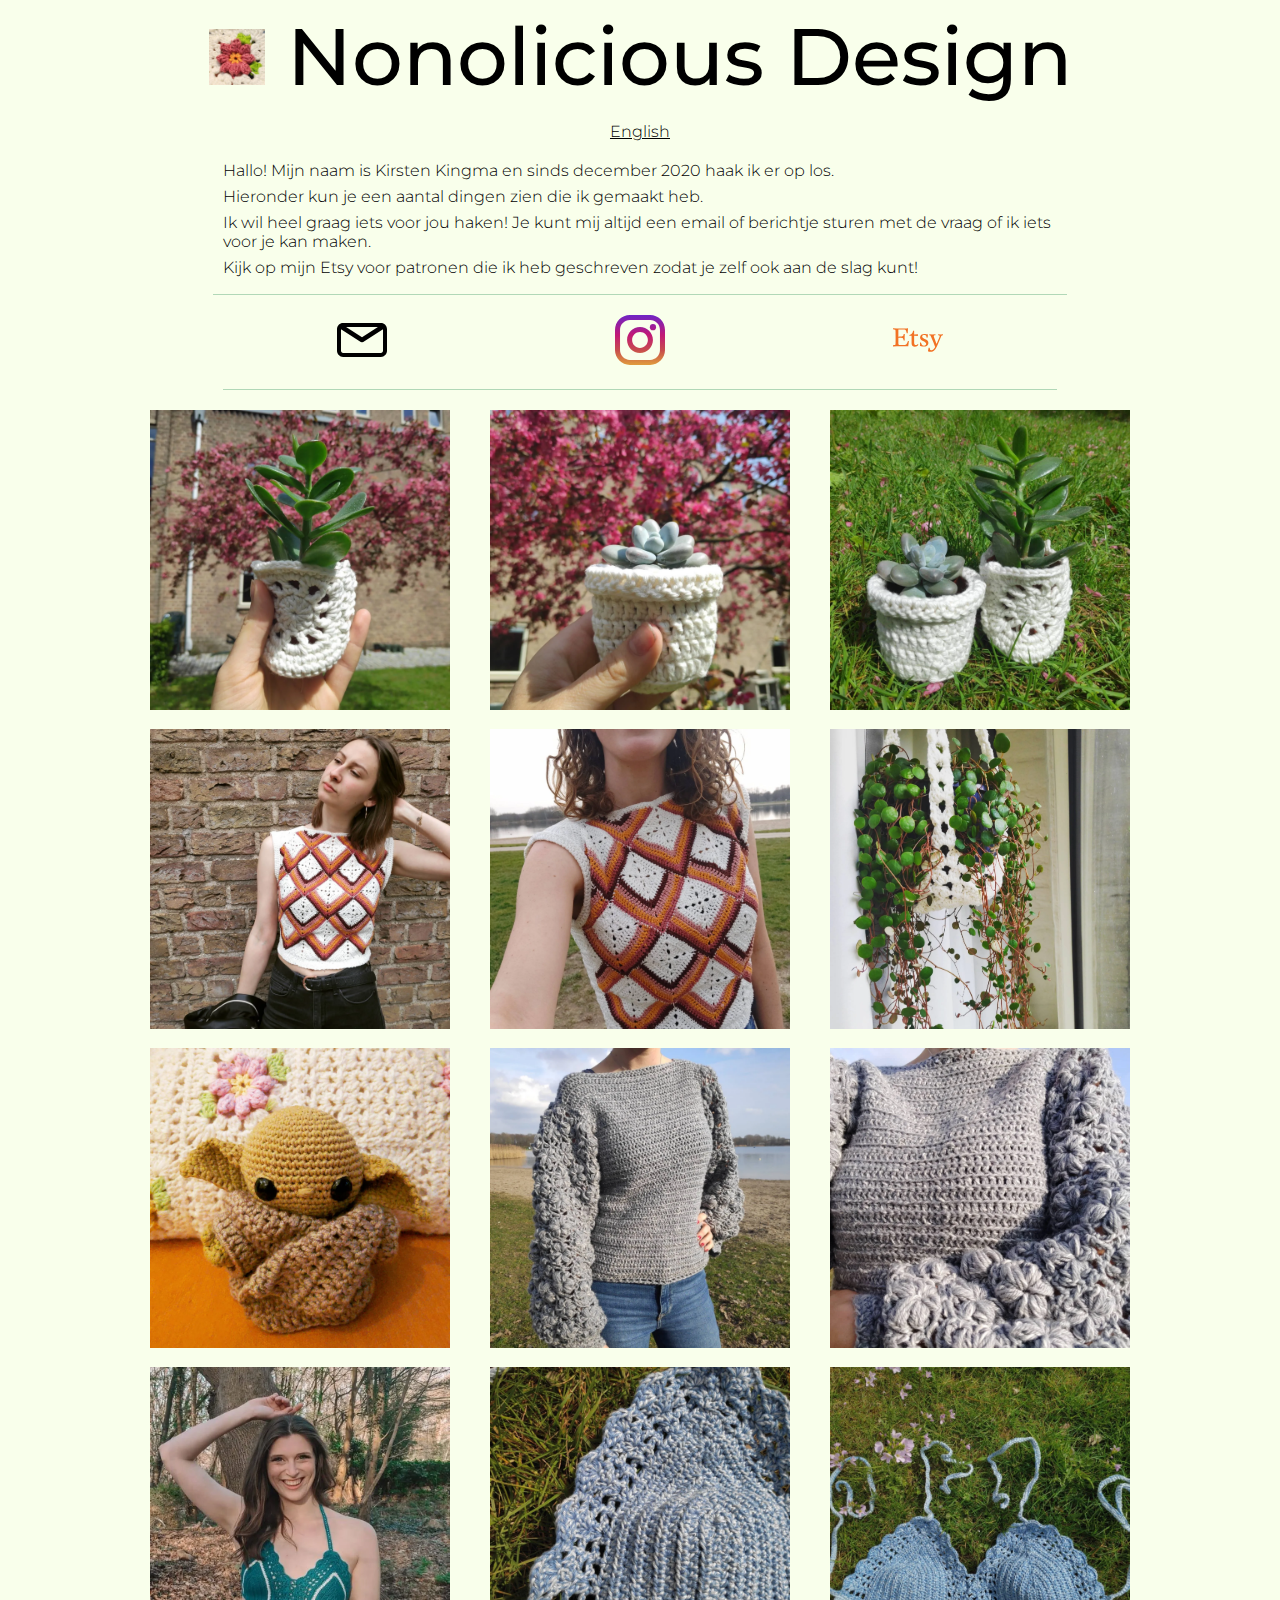
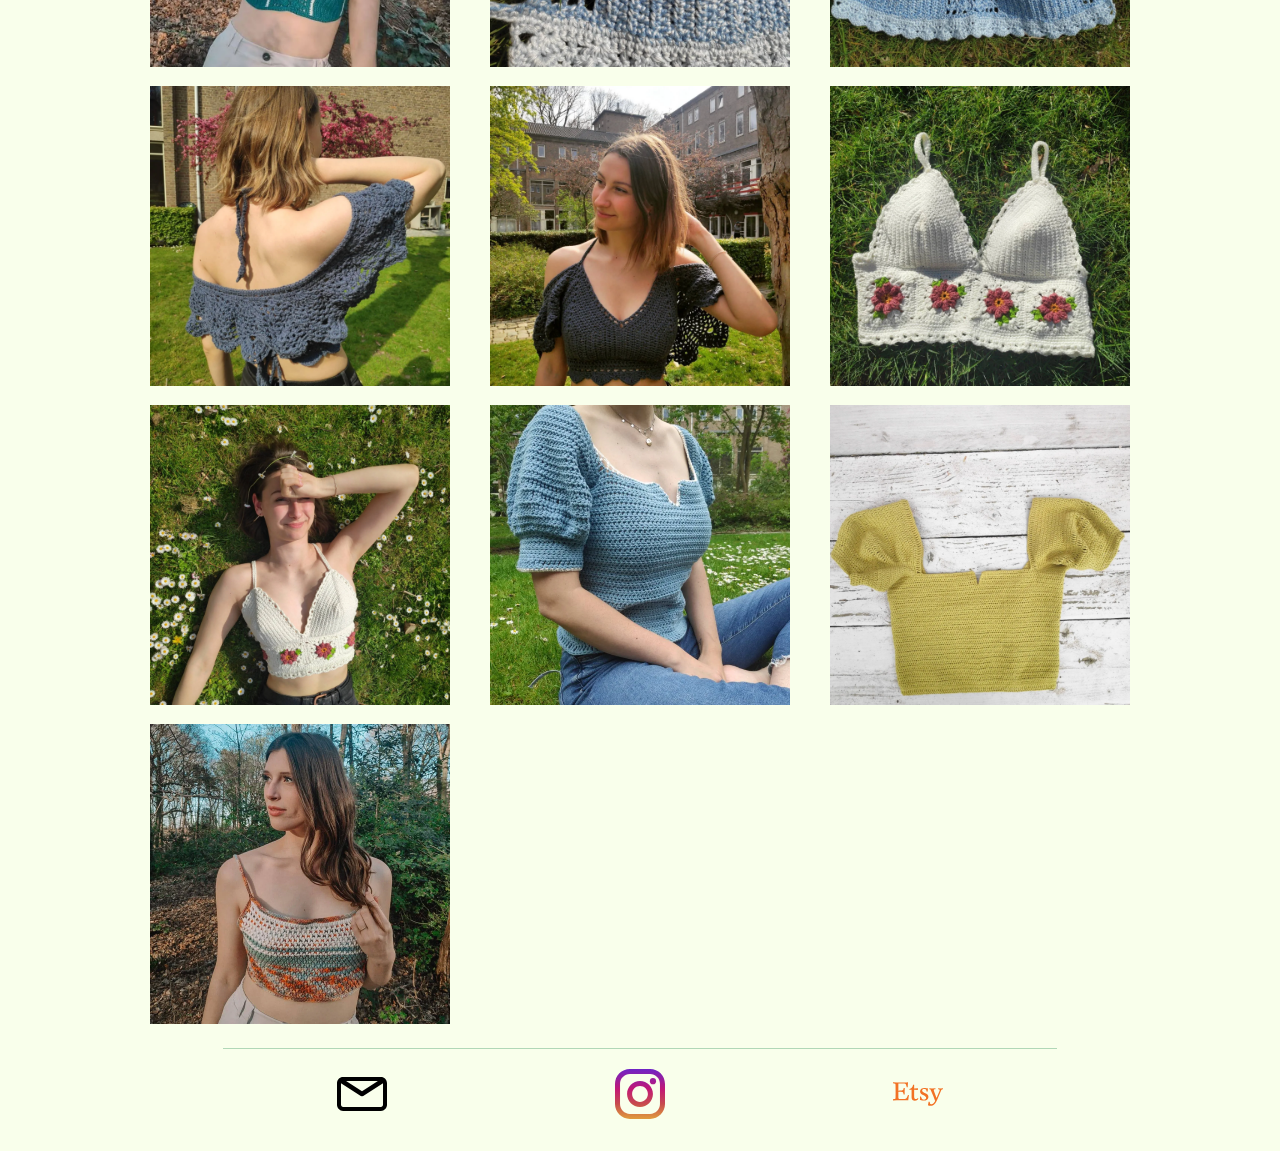
<file: index.html>
<!DOCTYPE html>
<html lang="nl">
<head>
    <meta charset="UTF-8">
    <title>Nonolicious Design</title>
    <meta name="viewport" content="width=device-width, initial-scale=1.0">
    <meta name="keywords" content="haken, crochet">
    <meta name="description" content="Gehaakte kleding, amigurimi(knuffels) en nog veel meer!">
    <meta property="og:title" content="Nonolicious Design">
    <meta property="og:description" content="Gehaakte kleding, amigurimi(knuffels) en nog veel meer!">
    <meta property="og:image" content="https://nonolicious.design/favicon512.png">
    <meta property="og:url" content="https://nonolicious.design">
    <meta name="twitter:card" content="summary">
        
    <link rel="alternate" hreflang="en" href="https://nonolicious.design/en"/>
    <link rel="alternate" hreflang="nl" href="https://nonolicious.design"/>
    <link rel="stylesheet" href="index.css"/>
    <link rel="preconnect" href="https://fonts.gstatic.com">
    <link href="https://fonts.googleapis.com/css2?family=Montserrat:wght@300;500&display=swap" rel="stylesheet">
    <link rel="icon" href="/favicon.ico"><!-- 32×32 -->
    <link rel="apple-touch-icon" href="/favicon180.png"><!-- 180×180 -->
    <link rel="manifest" href="/manifest.webmanifest">

</head>
<body>
<header>
    <h1 class="logo">
        <img src="favicon512.png" alt="logo">
		Nonolicious Design
	</h1>
    <div class="introduction">
        <p class ="language">
            <a href="https://nonolicious.design/en">English</a>
        </p>
        <p>
			Hallo! Mijn naam is Kirsten Kingma en sinds december 2020 haak ik er op los.
		</p>
		<p>
			Hieronder kun je een aantal dingen zien die ik gemaakt heb.
		</p>
		<p>
			Ik wil heel graag iets voor jou haken!
			Je kunt mij altijd een email of berichtje sturen met de vraag of ik iets voor je kan maken.
		 </p>
		 <p>
			Kijk op mijn Etsy voor patronen die ik heb geschreven zodat je zelf ook aan de slag kunt!
        </p>
    </div>
</header>
<main>
    <div class="contact">
        <a href="mailto:kirstenkingma@gmail.com"><img src="icons/email.svg" alt="Send me an email"></a>
        <a href="https://www.instagram.com/nonoliciousdesign/" target="_blank" rel="noopener nofollow"><img src="icons/instagram.svg" alt="Visit my instagram"></a>
        <a href="https://www.etsy.com/shop/NonoliciousDesigns" target="_blank" rel="noopener nofollow"><img src="icons/etsy.svg" alt="Visit my Etsy"></a>
    </div>
    <div class="grid">
        <div>
            <img src="images/Image06.webp" alt="Plantenpot Rafito" width="300" loading="lazy"/>
            <div class="overlay">
                <p>
                    <b>Plantenpot Rafito</b></br>Dit is het eerste patroon wat ik zelf heb ontworpen! Samen met Plantenpot Norino is dit patroon te koop via mijn Etsy of via DM of email.
                </p>
            </div>
        </div>
        <div>
            <img src="images/Image07.webp" alt="Plantenpot Norino" width="300" loading="lazy"/>
            <div class="overlay">
                <p>
                    <b>Plantenpot Norino</b></br>Dit patroon heb ik zelf ontworpen voor absolute beginners in haken. Ik wilde iets leuks wat makkelijk en snel af is, zodat iedereen iets kan haken. Samen met Plantenpot Rafito is dit patroon te koop via mijn Etsy of via DM of email.
                </p>
            </div>
        </div>
        <div>
            <img src="images/Image09.webp" alt="Plantenpot Norino en Rafito" width="300" loading="lazy"/>
            <div class="overlay">
                <p>
                    <b>Plantenpot Norino en Rafito</b></br>Dit zijn mijn eerste zelfgeschreven patronen. Ze zijn samen voor €10,- te koop als bundel via Etsy of via DM of email. Je kunt zelfs een kit aanschaffen voor €15,- met een haaknaald en een bol garen zodat je zelf meteen aan de slag kunt.
                </p>
            </div>
        </div>
        <div>
            <img src="images/Image08.webp" alt="Nurturing tee" width="300" loading="lazy"/>
            <div class="overlay">
                <p>
                    <b>Nurturing tee</b></br>Het patroon van deze top is van 'The Missing Yarn' in Inside Crochet Magazine 125. Model: Yolaine de Croon.
                </p>
            </div>
        </div>
        <div>
            <img src="images/Image10.webp" alt="Nurturing tee" width="300" loading="lazy"/>
            <div class="overlay">
                <p>
                    <b>Nurturing tee</b></br>Het patroon van deze top is van 'The Missing Yarn' in Inside Crochet Magazine 125.
                </p>
            </div>
        </div>
        <div>
            <img src="images/Image12.webp" alt="Plantenhanger" width="300" loading="lazy"/>
            <div class="overlay">
                <p>
                    <b>Plantenhanger</b></br>Het gratis patroon van deze top is van Lizzy & Becky van Baecrochet.
                </p>
            </div>
        </div>
        <div>
            <img src="images/Image16.webp" alt="Baby Yoda" width="300" loading="lazy"/>
            <div class="overlay">
                <p>
                    <b>Baby Yoda</b></br>Het gratis patroon van deze amigurimi/knuffel is van BeeFriends Crochê.
                </p>
            </div>
        </div>
        <div>
            <img src="images/Image13.webp" alt="Marigold Sweater" width="300" loading="lazy"/>
            <div class="overlay">
                <p>
                    <b>Marigold Sweater</b></br>Het patroon van deze trui is van Dominique de Luna van Namaste And Crochet.
                </p>
            </div>
        </div>
        <div>
            <img src="images/Image14.webp" alt="Marigold Sweater" width="300" loading="lazy"/>
            <div class="overlay">
                <p>
                    <b>Marigold Sweater</b></br>Het patroon van deze trui is van Dominique de Luna van Namaste And Crochet.
                </p>
            </div>
        </div>
        <div>
            <img src="images/Image01.webp" alt="Fleur bralette" width="300" loading="lazy"/>
            <div class="overlay">
                <p>
                    <b>Fleur bralette</b></br>Het patroon van deze bikini is van The hook up Crochet Co. Model: Lotte Dirchs.
                </p>
            </div>
        </div>
        <div>
            <img src="images/Image03.webp" alt="Fleur bralette" width="300" loading="lazy"/>
            <div class="overlay">
                <p>
                    <b>Fleur bralette</b></br>Het patroon van deze bikini is van The hook up Crochet Co.
                </p>
            </div>
        </div>
        <div>
            <img src="images/Image04.webp" alt="Fleur bralette" width="300" loading="lazy"/>
            <div class="overlay">
                <p>
                    <b>Fleur bralette</b></br>Het patroon van deze bikini is van The hook up Crochet Co.
                </p>
            </div>
        </div>
        <div>
            <img src="images/Image05.webp" alt="Angel top" width="300" loading="lazy"/>
            <div class="overlay">
                <p>
                    <b>Angel top</b></br>Het patroon van deze top is van Dominique de Luna van Namaste And Crochet. Model: Yolaine de Croon.
                </p>
            </div>
        </div>
        <div>
            <img src="images/Image19.webp" alt="Angel top" width="300" loading="lazy"/>
            <div class="overlay">
                <p>
                    <b>Angel top</b></br>Het patroon van deze top is van Dominique de Luna van Namaste And Crochet. Model: Yolaine de Croon.
                </p>
            </div>
        </div>
        <div>
            <img src="images/Image11.webp" alt="Cosmos granny square top" width="300" loading="lazy"/>
            <div class="overlay">
                <p>
                    <b>Cosmos granny square top</b></br>Het patroon van deze top is van Kayla van KayCustom/KayPatterns.
                </p>
            </div>
        </div>
        <div>
            <img src="images/Image15.webp" alt="Cosmos granny square top" width="300" loading="lazy"/>
            <div class="overlay">
                <p>
                    <b>Cosmos granny square top</b></br>Het patroon van deze top is van Kayla van KayCustom/KayPatterns. Model: Yolaine de Croon.
                </p>
            </div>
        </div>
        <div>
            <img src="images/Image18.webp" alt="Venus top" width="300" loading="lazy"/>
            <div class="overlay">
                <p>
                    <b>Venus top</b></br>Het patroon van deze top is van Joséphine van Crochet by Saelethys.
                </p>
            </div>
        </div>
        <div>
            <img src="images/Image17.webp" alt="Venus top" width="300" loading="lazy"/>
            <div class="overlay">
                <p>
                    <b>Venus top</b></br>Het patroon van deze top is van Joséphine van Crochet by Saelethys.
                </p>
            </div>
        </div>
        <div>
            <img src="images/Image02.webp" alt="Sienna bralette" width="300" loading="lazy"/>
            <div class="overlay">
                <p>
                    <b>Sienna bralette</b></br>Het patroon van deze bralette is van Monique van purls_ph. Model: Lotte Dirchs.
                </p>
            </div>
        </div>
    </div>
</main>
<footer class="contact">
    <a href="mailto:kirstenkingma@gmail.com"><img src="icons/email.svg" alt="Send me an email"></a>
    <a href="https://www.instagram.com/nonoliciousdesign/" target="_blank" rel="noopener nofollow"><img src="icons/instagram.svg" alt="Visit my instagram"></a>
    <a href="https://www.etsy.com/shop/NonoliciousDesigns" target="_blank" rel="noopener nofollow"><img src="icons/etsy.svg" alt="Visit my Etsy"></a>
</footer>
</body>
</html>
</file>
<file: index.css>
html {
    font-family: 'Montserrat', sans-serif;
    font-weight: 300;
    background: #f9ffeb;
}

.grid {
    display: grid;
    grid-template-columns: 1fr 1fr 1fr;
    column-gap: 10px;
    row-gap: 15px;
    justify-items: center;
    max-width: 80%;
    margin: 0 auto;
    padding: 20px 0;
}

.grid > div {
    position: relative;
}

header {
    display: flex;
    align-content: center;
    flex-direction: column;
}

header > h1 {
    align-self: center;
    margin: 0 auto;
    font-weight: 500;
    font-size: 5rem;
    text-align: center;
}

header div {
    align-self: center;
    padding: 10px;
}

.introduction .language {
    text-align: center;
	margin-bottom: 20px;
}

.language a, a:hover{
    color:#000000;
}

.language a:visited{
    color:#454545;
}

.introduction {
    border-bottom: #B1D8B7 1px solid;
	max-width: 66%;
}

.introduction p {
	margin: 7px 0;
}
    
.logo img {
    height: 0.7em;
}

.contact {
    display: grid;
    grid-template-columns: 1fr 1fr 1fr;
    justify-items: center;
    border-top: #B1D8B7 1px solid;
    max-width: 66%;
    margin: 0 auto;
}

main .contact {
    border-top: 0;
    border-bottom: #B1D8B7 1px solid;
}

.contact img {
    width: 50px;
    padding: 20px;
}

.overlay {
    position: absolute;
    top: 0;
    left: 0;
    opacity: 0;
    width: 100%;
    height: 100%;
}

.overlay p {
    position: absolute;
    padding: 10px;
    overflow: hidden;
    height: 95%;
    box-sizing: border-box;
    margin: 0;
}

.overlay:hover {
    opacity: 0.8;
    background: #f9ffeb;
}

@media only screen and (max-width: 1170px) {
    .grid {
        grid-template-columns: 1fr 1fr;
    }
}

@media only screen and (max-width: 780px) {
    .grid {
        grid-template-columns: 1fr;
    }
    header > h1 {
        font-size: 3rem;
    }
}

@media only screen and (max-width: 600px) {
    .introduction {
        max-width: 85%;
    }
}
</file>
